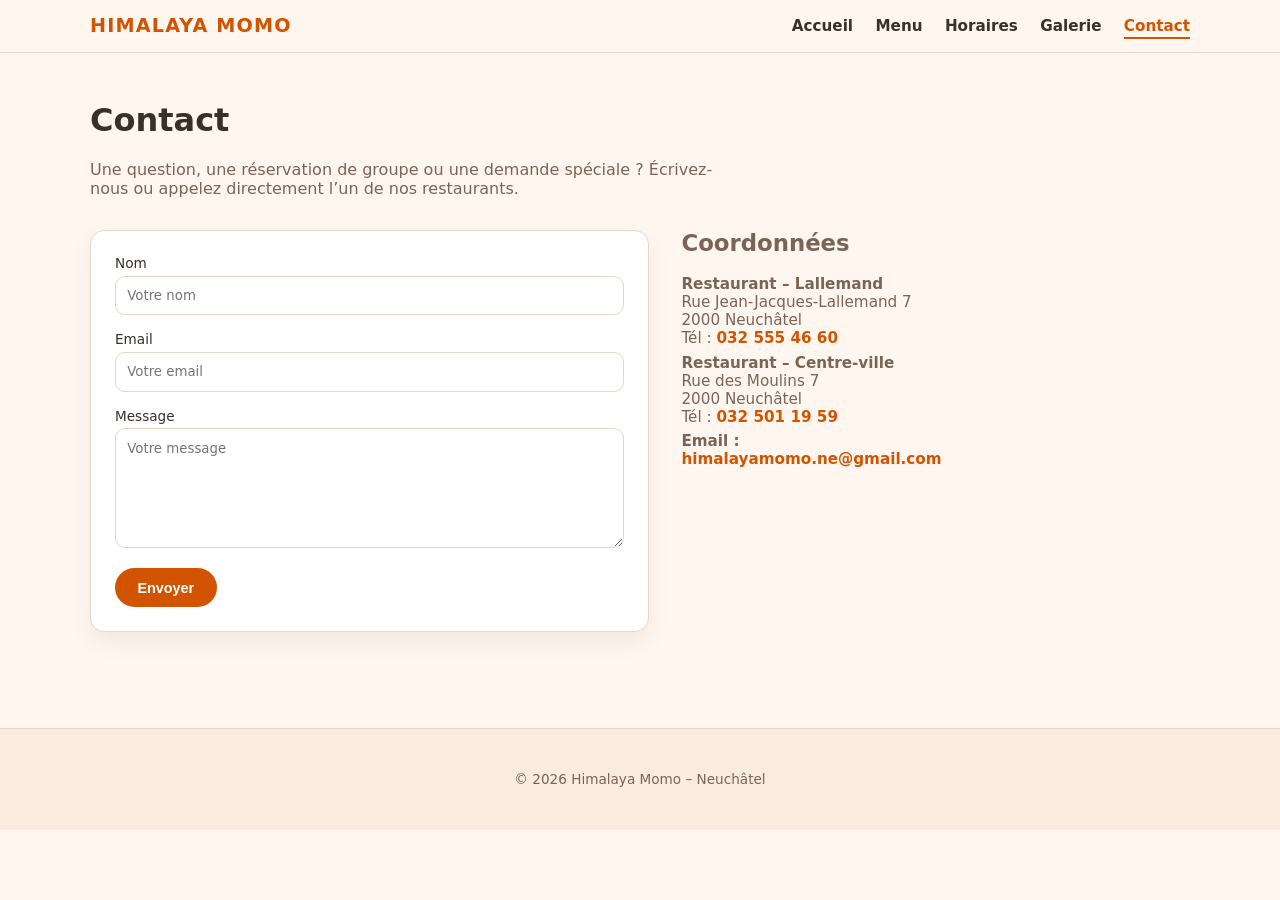
<file: contact.html>
<!DOCTYPE html>
<html lang="fr">
<head>
  <meta charset="UTF-8">
  <title>Contact – Himalaya Momo</title>
  <meta name="viewport" content="width=device-width, initial-scale=1">
  <link rel="stylesheet" href="assets/css/style.css">
</head>
<body>

<header class="header">
  <div class="container nav">
    <div class="logo">Himalaya Momo</div>
    <nav>
      <button class="nav-toggle" aria-label="Menu">
        <span></span><span></span><span></span>
      </button>
      <ul>
        <li><a href="index.html">Accueil</a></li>
        <li><a href="menu.html">Menu</a></li>
        <li><a href="horaires.html">Horaires</a></li>
        <li><a href="galerie.html">Galerie</a></li>
        <li><a class="active" href="contact.html">Contact</a></li>
      </ul>
    </nav>
  </div>
</header>

<main class="section">
  <div class="container">
    <h1>Contact</h1>
    <p class="section-intro">
      Une question, une réservation de groupe ou une demande spéciale ?
      Écrivez-nous ou appelez directement l’un de nos restaurants.
    </p>

    <div class="contact-layout">
      <form class="contact-form">
        <div class="field">
          <label for="name">Nom</label>
          <input id="name" type="text" placeholder="Votre nom">
        </div>
        <div class="field">
          <label for="email">Email</label>
          <input id="email" type="email" placeholder="Votre email">
        </div>
        <div class="field">
          <label for="message">Message</label>
          <textarea id="message" placeholder="Votre message"></textarea>
        </div>
        <button type="submit" class="btn btn-primary">Envoyer</button>
      </form>

      <div class="contact-info">
        <h2>Coordonnées</h2>
        <p><strong>Restaurant – Lallemand</strong><br>Rue Jean-Jacques-Lallemand 7<br>2000 Neuchâtel<br>
          Tél : <a href="tel:+41325554660">032 555 46 60</a></p>

        <p><strong>Restaurant – Centre-ville</strong><br>Rue des Moulins 7<br>2000 Neuchâtel<br>
          Tél : <a href="tel:+41325011959">032 501 19 59</a></p>

        <p><strong>Email :</strong><br>
          <a href="mailto:himalayamomo.ne@gmail.com">himalayamomo.ne@gmail.com</a>
        </p>
      </div>
    </div>
  </div>
</main>

<footer>
  <p>© 2026 Himalaya Momo – Neuchâtel</p>
</footer>

<script src="assets/js/main.js"></script>
</body>
</html>
</file>
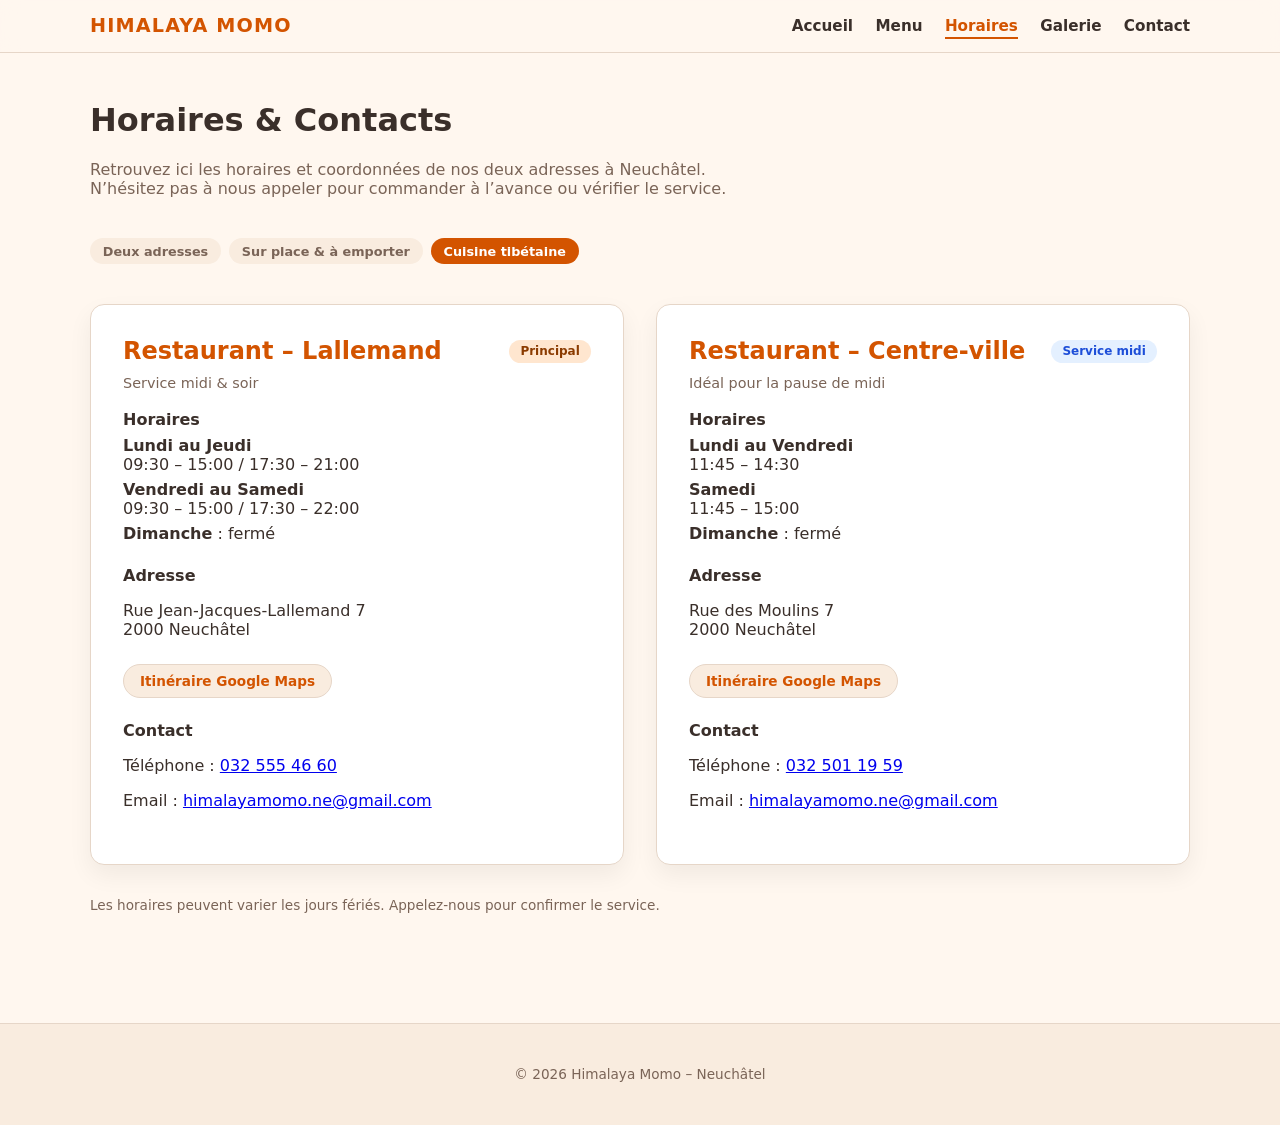
<file: horaires.html>
<!DOCTYPE html>
<html lang="fr">
<head>
  <meta charset="UTF-8">
  <title>Horaires & Contacts – Himalaya Momo</title>
  <meta name="viewport" content="width=device-width, initial-scale=1">
  <link rel="stylesheet" href="assets/css/style.css">
</head>
<body>

<header class="header">
  <div class="container nav">
    <div class="logo">Himalaya Momo</div>
    <nav>
      <button class="nav-toggle" aria-label="Menu">
        <span></span><span></span><span></span>
      </button>
      <ul>
        <li><a href="index.html">Accueil</a></li>
        <li><a href="menu.html">Menu</a></li>
        <li><a class="active" href="horaires.html">Horaires</a></li>
        <li><a href="galerie.html">Galerie</a></li>
        <li><a href="contact.html">Contact</a></li>
      </ul>
    </nav>
  </div>
</header>

<main class="section">
  <div class="container">
    <div class="hours-intro">
      <div>
        <h1>Horaires & Contacts</h1>
        <p class="section-intro">
          Retrouvez ici les horaires et coordonnées de nos deux adresses à Neuchâtel.
          N’hésitez pas à nous appeler pour commander à l’avance ou vérifier le service.
        </p>
      </div>
      <div class="hours-badges">
        <span class="badge">Deux adresses</span>
        <span class="badge">Sur place & à emporter</span>
        <span class="badge badge-accent">Cuisine tibétaine</span>
      </div>
    </div>

    <div class="hours-grid">

      <div class="hours-card">
        <div class="hours-card-header">
          <h2>Restaurant – Lallemand</h2>
          <span class="tag">Principal</span>
        </div>
        <p class="hours-subtitle">Service midi & soir</p>

        <div class="hours-block">
          <h3>Horaires</h3>
          <ul>
            <li><strong>Lundi au Jeudi</strong><br>09:30 – 15:00 / 17:30 – 21:00</li>
            <li><strong>Vendredi au Samedi</strong><br>09:30 – 15:00 / 17:30 – 22:00</li>
            <li><strong>Dimanche</strong> : fermé</li>
          </ul>
        </div>

        <div class="hours-block">
          <h3>Adresse</h3>
          <p>Rue Jean-Jacques-Lallemand 7<br>2000 Neuchâtel</p>
          <a class="btn-ghost" href="https://maps.google.com/?q=Himalaya+Momo+Rue+Jean-Jacques-Lallemand+7+Neuchâtel" target="_blank">
            Itinéraire Google Maps
          </a>
        </div>

        <div class="hours-block">
          <h3>Contact</h3>
          <p>Téléphone : <a href="tel:+41325554660">032 555 46 60</a></p>
          <p>Email : <a href="mailto:himalayamomo.ne@gmail.com">himalayamomo.ne@gmail.com</a></p>
        </div>
      </div>

      <div class="hours-card">
        <div class="hours-card-header">
          <h2>Restaurant – Centre-ville</h2>
          <span class="tag tag-light">Service midi</span>
        </div>
        <p class="hours-subtitle">Idéal pour la pause de midi</p>

        <div class="hours-block">
          <h3>Horaires</h3>
          <ul>
            <li><strong>Lundi au Vendredi</strong><br>11:45 – 14:30</li>
            <li><strong>Samedi</strong><br>11:45 – 15:00</li>
            <li><strong>Dimanche</strong> : fermé</li>
          </ul>
        </div>

        <div class="hours-block">
          <h3>Adresse</h3>
          <p>Rue des Moulins 7<br>2000 Neuchâtel</p>
          <a class="btn-ghost" href="https://maps.google.com/?q=Himalaya+Momo+Rue+des+Moulins+7+Neuchâtel" target="_blank">
            Itinéraire Google Maps
          </a>
        </div>

        <div class="hours-block">
          <h3>Contact</h3>
          <p>Téléphone : <a href="tel:+41325011959">032 501 19 59</a></p>
          <p>Email : <a href="mailto:himalayamomo.ne@gmail.com">himalayamomo.ne@gmail.com</a></p>
        </div>
      </div>

    </div>

    <div class="hours-note">
      <p>Les horaires peuvent varier les jours fériés. Appelez-nous pour confirmer le service.</p>
    </div>
  </div>
</main>

<footer>
  <p>© 2026 Himalaya Momo – Neuchâtel</p>
</footer>

<script src="assets/js/main.js"></script>
</body>
</html>
</file>
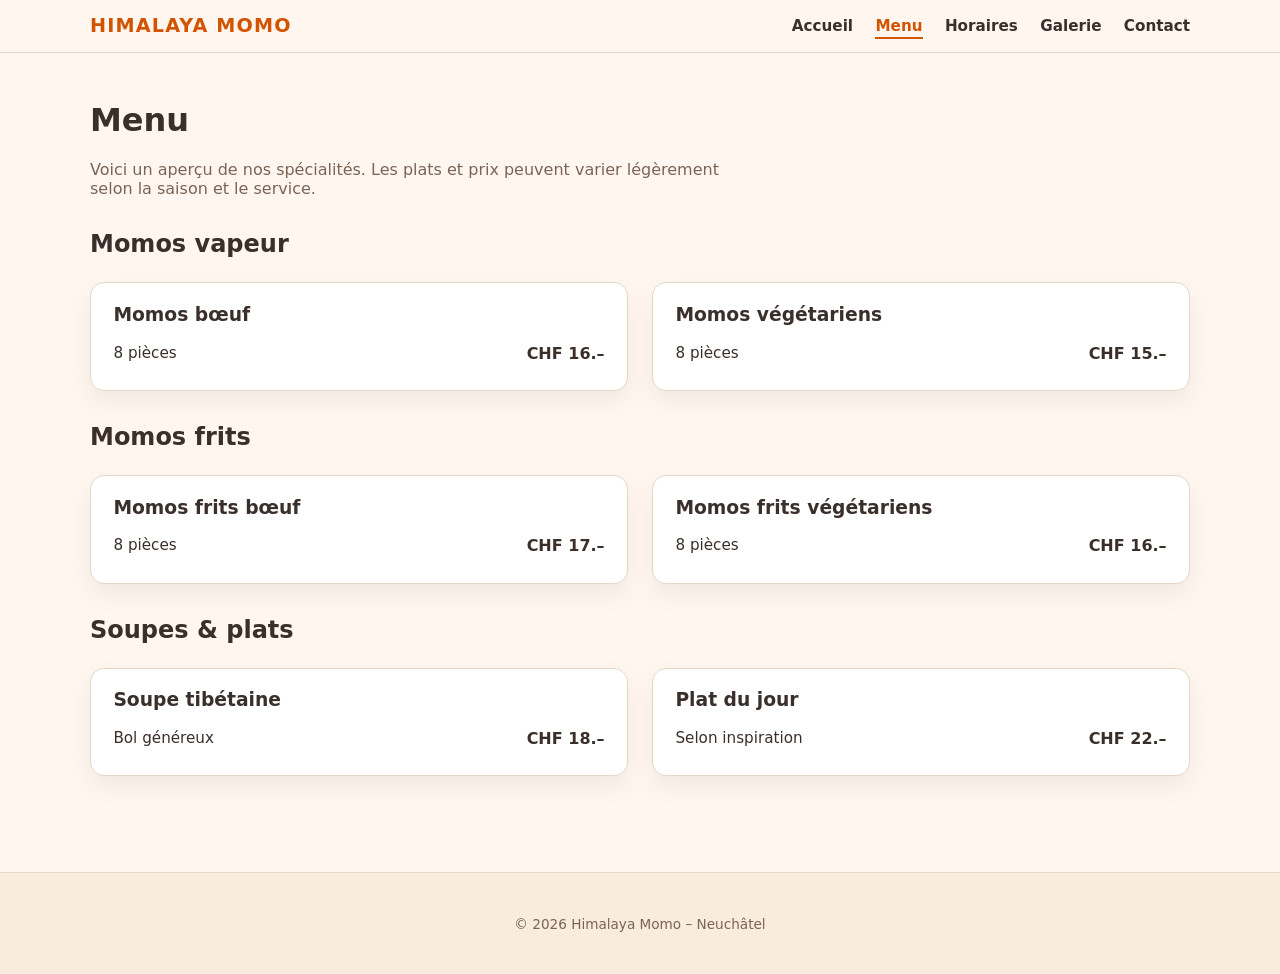
<file: menu.html>
<!DOCTYPE html>
<html lang="fr">
<head>
  <meta charset="UTF-8">
  <title>Menu – Himalaya Momo</title>
  <meta name="viewport" content="width=device-width, initial-scale=1">
  <link rel="stylesheet" href="assets/css/style.css">
</head>
<body>

<header class="header">
  <div class="container nav">
    <div class="logo">Himalaya Momo</div>
    <nav>
      <button class="nav-toggle" aria-label="Menu">
        <span></span><span></span><span></span>
      </button>
      <ul>
        <li><a href="index.html">Accueil</a></li>
        <li><a class="active" href="menu.html">Menu</a></li>
        <li><a href="horaires.html">Horaires</a></li>
        <li><a href="galerie.html">Galerie</a></li>
        <li><a href="contact.html">Contact</a></li>
      </ul>
    </nav>
  </div>
</header>

<main class="section">
  <div class="container">
    <h1>Menu</h1>
    <p class="section-intro">
      Voici un aperçu de nos spécialités. Les plats et prix peuvent varier légèrement
      selon la saison et le service.
    </p>

    <div class="menu-section">
      <h2>Momos vapeur</h2>
      <div class="menu-grid">
        <div class="menu-card">
          <h3>Momos bœuf</h3>
          <ul class="menu-items">
            <li><span>8 pièces</span><span>CHF 16.–</span></li>
          </ul>
        </div>
        <div class="menu-card">
          <h3>Momos végétariens</h3>
          <ul class="menu-items">
            <li><span>8 pièces</span><span>CHF 15.–</span></li>
          </ul>
        </div>
      </div>
    </div>

    <div class="menu-section">
      <h2>Momos frits</h2>
      <div class="menu-grid">
        <div class="menu-card">
          <h3>Momos frits bœuf</h3>
          <ul class="menu-items">
            <li><span>8 pièces</span><span>CHF 17.–</span></li>
          </ul>
        </div>
        <div class="menu-card">
          <h3>Momos frits végétariens</h3>
          <ul class="menu-items">
            <li><span>8 pièces</span><span>CHF 16.–</span></li>
          </ul>
        </div>
      </div>
    </div>

    <div class="menu-section">
      <h2>Soupes & plats</h2>
      <div class="menu-grid">
        <div class="menu-card">
          <h3>Soupe tibétaine</h3>
          <ul class="menu-items">
            <li><span>Bol généreux</span><span>CHF 18.–</span></li>
          </ul>
        </div>
        <div class="menu-card">
          <h3>Plat du jour</h3>
          <ul class="menu-items">
            <li><span>Selon inspiration</span><span>CHF 22.–</span></li>
          </ul>
        </div>
      </div>
    </div>

  </div>
</main>

<footer>
  <p>© 2026 Himalaya Momo – Neuchâtel</p>
</footer>

<script src="assets/js/main.js"></script>
</body>
</html>
</file>
<file: assets/css/style.css>
:root {
  --bg: #fff7ef;
  --bg-soft: #f9ecdf;
  --primary: #d35400;
  --primary-soft: #ffe6cf;
  --text: #3a2f2a;
  --muted: #7a6457;
  --border: #e6d6c8;
  --radius: 14px;
  --shadow-soft: 0 10px 25px rgba(0,0,0,0.06);
  --max-width: 1100px;
  --font-main: system-ui, -apple-system, BlinkMacSystemFont, "Segoe UI", sans-serif;
}

*,
*::before,
*::after {
  box-sizing: border-box;
}

html, body {
  margin: 0;
  padding: 0;
}

body {
  font-family: var(--font-main);
  background: var(--bg);
  color: var(--text);
}

/* Layout */

.container {
  width: 90%;
  max-width: var(--max-width);
  margin: 0 auto;
}

/* Header / nav */

.header {
  position: sticky;
  top: 0;
  z-index: 20;
  background: rgba(255, 247, 239, 0.9);
  backdrop-filter: blur(10px);
  border-bottom: 1px solid var(--border);
}

.nav {
  display: flex;
  align-items: center;
  justify-content: space-between;
  padding: 0.9rem 0;
}

.logo {
  font-weight: 800;
  font-size: 1.2rem;
  color: var(--primary);
  letter-spacing: 0.06em;
  text-transform: uppercase;
}

nav ul {
  list-style: none;
  display: flex;
  gap: 1.4rem;
  margin: 0;
  padding: 0;
}

nav a {
  text-decoration: none;
  color: var(--text);
  font-weight: 600;
  font-size: 0.95rem;
  position: relative;
}

nav a::after {
  content: "";
  position: absolute;
  left: 0;
  bottom: -4px;
  width: 0;
  height: 2px;
  background: var(--primary);
  transition: width 0.2s ease;
}

nav a:hover::after {
  width: 100%;
}

nav a.active {
  color: var(--primary);
}

nav a.active::after {
  width: 100%;
}

/* Mobile nav */

.nav-toggle {
  display: none;
  flex-direction: column;
  gap: 4px;
  background: none;
  border: none;
  cursor: pointer;
}

.nav-toggle span {
  width: 20px;
  height: 2px;
  background: var(--text);
  border-radius: 999px;
}

@media (max-width: 768px) {
  nav ul {
    position: absolute;
    top: 56px;
    right: 0;
    left: 0;
    background: var(--bg);
    flex-direction: column;
    padding: 0.8rem 1.2rem 1.2rem;
    gap: 0.8rem;
    border-bottom: 1px solid var(--border);
    transform: translateY(-120%);
    opacity: 0;
    pointer-events: none;
    transition: transform 0.2s ease, opacity 0.2s ease;
  }

  nav ul.open {
    transform: translateY(0);
    opacity: 1;
    pointer-events: auto;
  }

  .nav-toggle {
    display: flex;
  }
}

/* Hero */

.hero {
  position: relative;
  display: grid;
  grid-template-columns: minmax(0, 1.1fr) minmax(0, 1fr);
  gap: 2rem;
  align-items: center;
  padding: 3rem 0 2rem;
}

.hero-text h1 {
  font-size: 2.4rem;
  margin-bottom: 0.8rem;
}

.hero-text p {
  color: var(--muted);
  max-width: 34rem;
}

.hero-tags {
  display: flex;
  flex-wrap: wrap;
  gap: 0.4rem;
  margin: 1rem 0 1.4rem;
}

.badge {
  padding: 0.35rem 0.8rem;
  border-radius: 999px;
  background: var(--bg-soft);
  font-size: 0.8rem;
  font-weight: 600;
  color: var(--muted);
}

.badge-accent {
  background: var(--primary);
  color: #fff;
}

.hero-actions {
  display: flex;
  flex-wrap: wrap;
  gap: 0.8rem;
}

.hero-photo {
  border-radius: 24px;
  overflow: hidden;
  box-shadow: var(--shadow-soft);
  border: 1px solid var(--border);
}

.hero-photo img {
  width: 100%;
  height: 100%;
  object-fit: cover;
}

/* Buttons */

.btn {
  display: inline-flex;
  align-items: center;
  justify-content: center;
  padding: 0.7rem 1.4rem;
  border-radius: 999px;
  border: none;
  cursor: pointer;
  font-weight: 600;
  font-size: 0.9rem;
  text-decoration: none;
}

.btn-primary {
  background: var(--primary);
  color: #fff;
}

.btn-primary:hover {
  background: #e26a1a;
}

.btn-outline {
  background: #fff;
  color: var(--primary);
  border: 1px solid var(--primary-soft);
}

.btn-outline:hover {
  background: var(--primary-soft);
}

/* Sections */

.section {
  padding: 3rem 0;
}

.section h1,
.section h2 {
  margin-top: 0;
}

.section-intro {
  max-width: 40rem;
  color: var(--muted);
}

/* Cards / grids */

.info-grid {
  display: grid;
  grid-template-columns: repeat(auto-fit, minmax(230px, 1fr));
  gap: 1.5rem;
  margin-top: 2rem;
}

.info-card {
  background: #fff;
  border-radius: var(--radius);
  border: 1px solid var(--border);
  padding: 1.5rem;
  box-shadow: var(--shadow-soft);
}

/* Menu page */

.menu-section {
  margin-top: 2rem;
}

.menu-grid {
  display: grid;
  grid-template-columns: repeat(auto-fit, minmax(260px, 1fr));
  gap: 1.5rem;
  margin-top: 1.5rem;
}

.menu-card {
  background: #fff;
  border-radius: var(--radius);
  border: 1px solid var(--border);
  padding: 1.3rem 1.4rem;
  box-shadow: var(--shadow-soft);
}

.menu-card h3 {
  margin-top: 0;
}

.menu-items {
  list-style: none;
  padding: 0;
  margin: 0.5rem 0 0;
}

.menu-items li {
  display: flex;
  justify-content: space-between;
  gap: 0.8rem;
  margin-bottom: 0.4rem;
}

.menu-items span:first-child {
  font-size: 0.95rem;
}

.menu-items span:last-child {
  font-weight: 600;
}

/* Horaires page */

.hours-intro {
  display: flex;
  flex-wrap: wrap;
  justify-content: space-between;
  gap: 1.5rem;
  align-items: flex-start;
}

.hours-badges {
  display: flex;
  flex-wrap: wrap;
  gap: 0.5rem;
}

.hours-grid {
  display: grid;
  grid-template-columns: repeat(auto-fit, minmax(280px, 1fr));
  gap: 2rem;
  margin-top: 2.5rem;
}

.hours-card {
  background: #fff;
  padding: 2rem;
  border-radius: var(--radius);
  border: 1px solid var(--border);
  box-shadow: var(--shadow-soft);
}

.hours-card-header {
  display: flex;
  justify-content: space-between;
  align-items: center;
  gap: 0.75rem;
}

.hours-card h2 {
  margin: 0;
  color: var(--primary);
}

.tag {
  padding: 0.3rem 0.7rem;
  border-radius: 999px;
  background: var(--primary-soft);
  font-size: 0.75rem;
  font-weight: 600;
  color: #8b3b00;
}

.tag-light {
  background: #e4f0ff;
  color: #1d4ed8;
}

.hours-subtitle {
  margin-top: 0.6rem;
  margin-bottom: 1.2rem;
  font-size: 0.9rem;
  color: var(--muted);
}

.hours-block {
  margin-bottom: 1.4rem;
}

.hours-block h3 {
  margin-bottom: 0.4rem;
  font-size: 1rem;
}

.hours-block ul {
  list-style: none;
  padding: 0;
  margin: 0;
}

.hours-block li {
  margin-bottom: 0.4rem;
}

.btn-ghost {
  display: inline-flex;
  margin-top: 0.6rem;
  padding: 0.5rem 1rem;
  border-radius: 999px;
  border: 1px solid var(--border);
  background: var(--bg-soft);
  font-size: 0.85rem;
  color: var(--primary);
  text-decoration: none;
  font-weight: 600;
}

.btn-ghost:hover {
  background: var(--primary-soft);
}

.hours-note {
  margin-top: 2rem;
  font-size: 0.85rem;
  color: var(--muted);
}

/* Galerie */

.gallery-grid {
  display: grid;
  grid-template-columns: repeat(auto-fit, minmax(230px, 1fr));
  gap: 1rem;
  margin-top: 2rem;
}

.gallery-grid img {
  width: 100%;
  border-radius: 16px;
  object-fit: cover;
  height: 220px;
}

/* Contact */

.contact-layout {
  display: grid;
  grid-template-columns: minmax(0, 1.1fr) minmax(0, 1fr);
  gap: 2rem;
  margin-top: 2rem;
}

.contact-form {
  background: #fff;
  border-radius: var(--radius);
  border: 1px solid var(--border);
  padding: 1.5rem;
  box-shadow: var(--shadow-soft);
}

.contact-form .field {
  margin-bottom: 1rem;
}

.contact-form label {
  display: block;
  font-size: 0.85rem;
  margin-bottom: 0.3rem;
}

.contact-form input,
.contact-form textarea {
  width: 100%;
  padding: 0.7rem;
  border-radius: 10px;
  border: 1px solid var(--border);
  font-family: var(--font-main);
}

.contact-form textarea {
  resize: vertical;
  min-height: 120px;
}

.contact-info {
  font-size: 0.95rem;
  color: var(--muted);
}

.contact-info p {
  margin: 0.4rem 0;
}

.contact-info a {
  color: var(--primary);
  text-decoration: none;
  font-weight: 600;
}

/* Footer */

footer {
  margin-top: 3rem;
  padding: 1.8rem 0;
  background: var(--bg-soft);
  border-top: 1px solid var(--border);
  text-align: center;
  font-size: 0.85rem;
  color: var(--muted);
}

/* Responsive tweaks */

@media (max-width: 900px) {
  .hero {
    grid-template-columns: 1fr;
  }

  .contact-layout {
    grid-template-columns: 1fr;
  }
}
</file>
